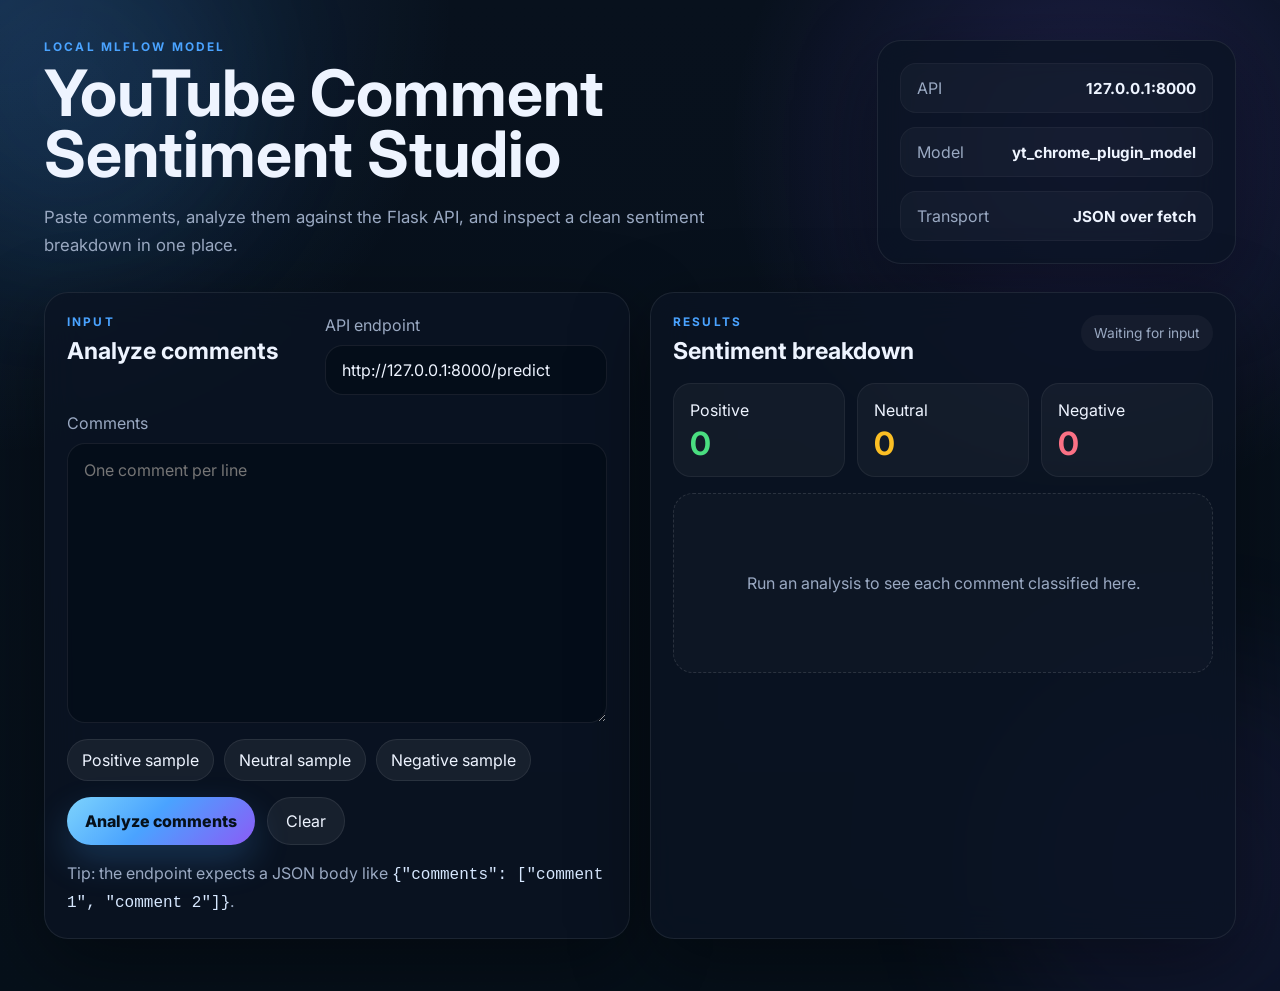
<file: frontend/index.html>
<!DOCTYPE html>
<html lang="en">
<head>
  <meta charset="UTF-8" />
  <meta name="viewport" content="width=device-width, initial-scale=1.0" />
  <title>YouTube Comment Sentiment Studio</title>
  <link rel="preconnect" href="https://fonts.googleapis.com">
  <link rel="preconnect" href="https://fonts.gstatic.com" crossorigin>
  <link href="https://fonts.googleapis.com/css2?family=Inter:wght@400;500;600;700;800&display=swap" rel="stylesheet">
  <link rel="stylesheet" href="styles.css" />
</head>
<body>
  <div class="ambient ambient-one"></div>
  <div class="ambient ambient-two"></div>

  <main class="shell">
    <section class="hero">
      <div>
        <p class="eyebrow">Local MLflow model</p>
        <h1>YouTube Comment Sentiment Studio</h1>
        <p class="lede">
          Paste comments, analyze them against the Flask API, and inspect a clean sentiment breakdown in one place.
        </p>
      </div>
      <div class="hero-card">
        <div class="stat">
          <span>API</span>
          <strong>127.0.0.1:8000</strong>
        </div>
        <div class="stat">
          <span>Model</span>
          <strong>yt_chrome_plugin_model</strong>
        </div>
        <div class="stat">
          <span>Transport</span>
          <strong>JSON over fetch</strong>
        </div>
      </div>
    </section>

    <section class="grid">
      <article class="panel input-panel">
        <div class="panel-head">
          <div>
            <p class="panel-kicker">Input</p>
            <h2>Analyze comments</h2>
          </div>
          <label class="field compact">
            <span>API endpoint</span>
            <input id="endpoint" type="text" value="http://127.0.0.1:8000/predict" />
          </label>
        </div>

        <label class="field textarea-field">
          <span>Comments</span>
          <textarea id="comments" placeholder="One comment per line"></textarea>
        </label>

        <div class="chips">
          <button class="chip" data-sample="This video is great!\nI loved the edit and pacing.">Positive sample</button>
          <button class="chip" data-sample="This video is okay.\nNothing special, but not bad either.">Neutral sample</button>
          <button class="chip" data-sample="I absolutely hate this video.\nIt wasted my time.">Negative sample</button>
        </div>

        <div class="actions">
          <button id="analyze" class="primary">Analyze comments</button>
          <button id="clear" class="secondary">Clear</button>
        </div>

        <p class="hint">
          Tip: the endpoint expects a JSON body like <code>{"comments": ["comment 1", "comment 2"]}</code>.
        </p>
      </article>

      <article class="panel results-panel">
        <div class="panel-head">
          <div>
            <p class="panel-kicker">Results</p>
            <h2>Sentiment breakdown</h2>
          </div>
          <div id="status" class="status idle">Waiting for input</div>
        </div>

        <div class="summary-grid">
          <div class="summary-card positive">
            <span>Positive</span>
            <strong id="positive-count">0</strong>
          </div>
          <div class="summary-card neutral">
            <span>Neutral</span>
            <strong id="neutral-count">0</strong>
          </div>
          <div class="summary-card negative">
            <span>Negative</span>
            <strong id="negative-count">0</strong>
          </div>
        </div>

        <div id="results" class="results empty">
          <p>Run an analysis to see each comment classified here.</p>
        </div>
      </article>
    </section>
  </main>

  <script src="app.js"></script>
</body>
</html>
</file>
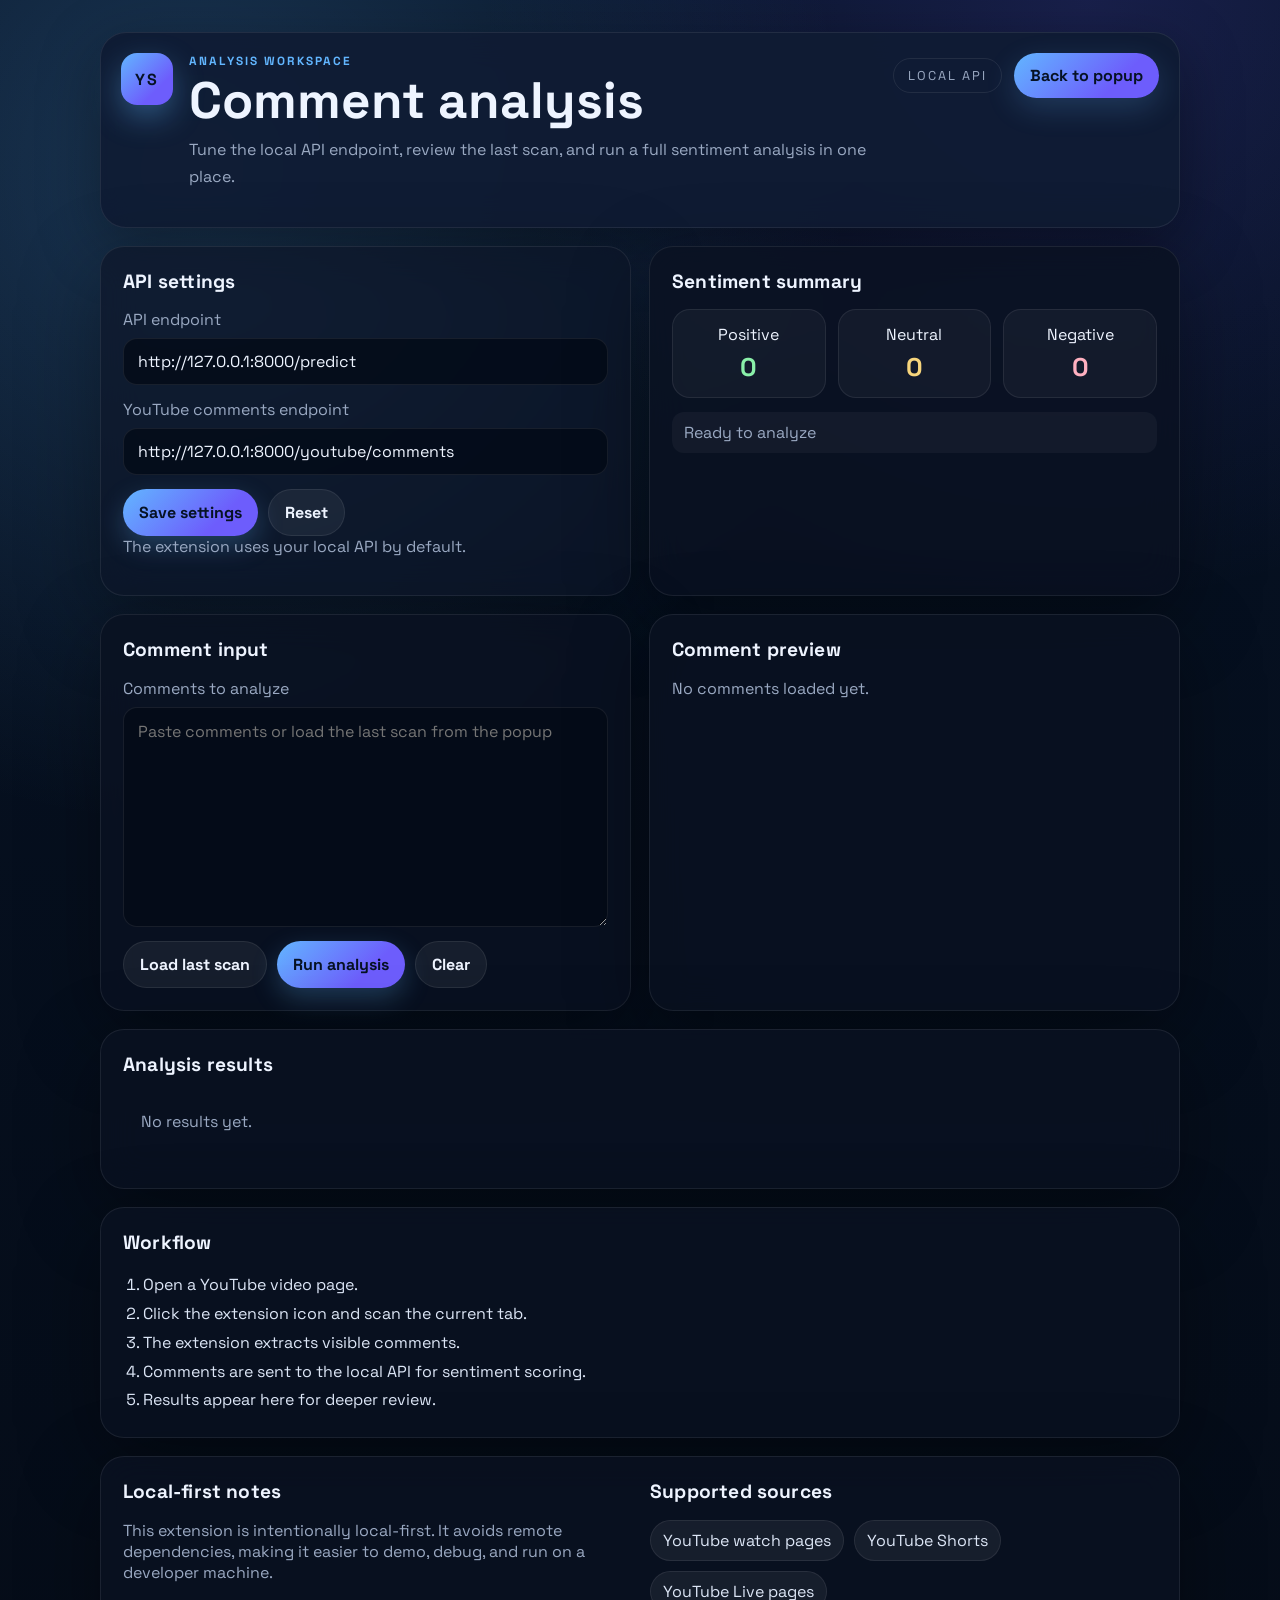
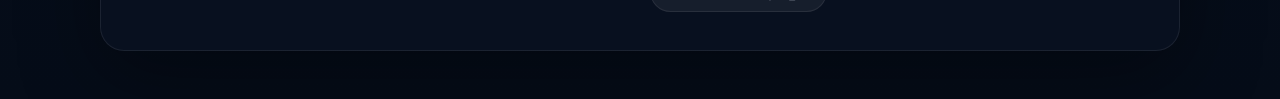
<file: chrome-extension/more.html>
<!DOCTYPE html>
<html lang="en">
<head>
  <meta charset="UTF-8" />
  <meta name="viewport" content="width=device-width, initial-scale=1.0" />
  <title>Comment Analysis - YouTube Sentiment Helper</title>
  <link rel="preconnect" href="https://fonts.googleapis.com">
  <link rel="preconnect" href="https://fonts.gstatic.com" crossorigin>
  <link href="https://fonts.googleapis.com/css2?family=Space+Grotesk:wght@400;500;600;700&family=IBM+Plex+Mono:wght@400;600&display=swap" rel="stylesheet">
  <link rel="stylesheet" href="more.css" />
</head>
<body>
  <main class="page-shell">
    <header class="page-header">
      <div class="brand">
        <span class="brand-mark">YS</span>
        <div>
          <p class="eyebrow">Analysis workspace</p>
          <h1>Comment analysis</h1>
          <p class="lede">Tune the local API endpoint, review the last scan, and run a full sentiment analysis in one place.</p>
        </div>
      </div>
      <div class="header-actions">
        <span class="pill">Local API</span>
        <a class="back-link" href="popup.html">Back to popup</a>
      </div>
    </header>

    <section class="hero-grid">
      <article class="card card-quiet">
        <h2>API settings</h2>
        <label class="field">
          <span>API endpoint</span>
          <input id="more-endpoint" type="text" value="http://127.0.0.1:8000/predict" />
        </label>
        <label class="field">
          <span>YouTube comments endpoint</span>
          <input id="comments-endpoint" type="text" value="http://127.0.0.1:8000/youtube/comments" />
        </label>
        <div class="actions">
          <button id="save-settings" class="primary" type="button">Save settings</button>
          <button id="reset-settings" class="secondary" type="button">Reset</button>
        </div>
        <p id="save-status" class="note">The extension uses your local API by default.</p>
      </article>

      <article class="card">
        <h2>Sentiment summary</h2>
        <div class="summary-grid">
          <div><span>Positive</span><strong id="positive">0</strong></div>
          <div><span>Neutral</span><strong id="neutral">0</strong></div>
          <div><span>Negative</span><strong id="negative">0</strong></div>
        </div>
        <div id="status" class="status idle">Ready to analyze</div>
      </article>
    </section>

    <section class="content-grid">
      <article class="card">
        <h2>Comment input</h2>
        <label class="field">
          <span>Comments to analyze</span>
          <textarea id="more-comments" placeholder="Paste comments or load the last scan from the popup"></textarea>
        </label>
        <div class="actions">
          <button id="load-last" class="secondary" type="button">Load last scan</button>
          <button id="analyze-comments" class="primary" type="button">Run analysis</button>
          <button id="clear-comments" class="secondary" type="button">Clear</button>
        </div>
      </article>

      <article class="card">
        <h2>Comment preview</h2>
        <div id="preview" class="preview empty"><p>No comments loaded yet.</p></div>
      </article>
    </section>

    <section class="card">
      <h2>Analysis results</h2>
      <div id="results" class="results empty"><p>No results yet.</p></div>
    </section>

    <section class="card">
      <h2>Workflow</h2>
      <ol class="steps">
        <li>Open a YouTube video page.</li>
        <li>Click the extension icon and scan the current tab.</li>
        <li>The extension extracts visible comments.</li>
        <li>Comments are sent to the local API for sentiment scoring.</li>
        <li>Results appear here for deeper review.</li>
      </ol>
    </section>

    <section class="card split">
      <div>
        <h2>Local-first notes</h2>
        <p class="note">This extension is intentionally local-first. It avoids remote dependencies, making it easier to demo, debug, and run on a developer machine.</p>
      </div>
      <div>
        <h2>Supported sources</h2>
        <ul class="pill-list">
          <li>YouTube watch pages</li>
          <li>YouTube Shorts</li>
          <li>YouTube Live pages</li>
        </ul>
      </div>
    </section>
  </main>

  <script src="more.js"></script>
</body>
</html>
</file>
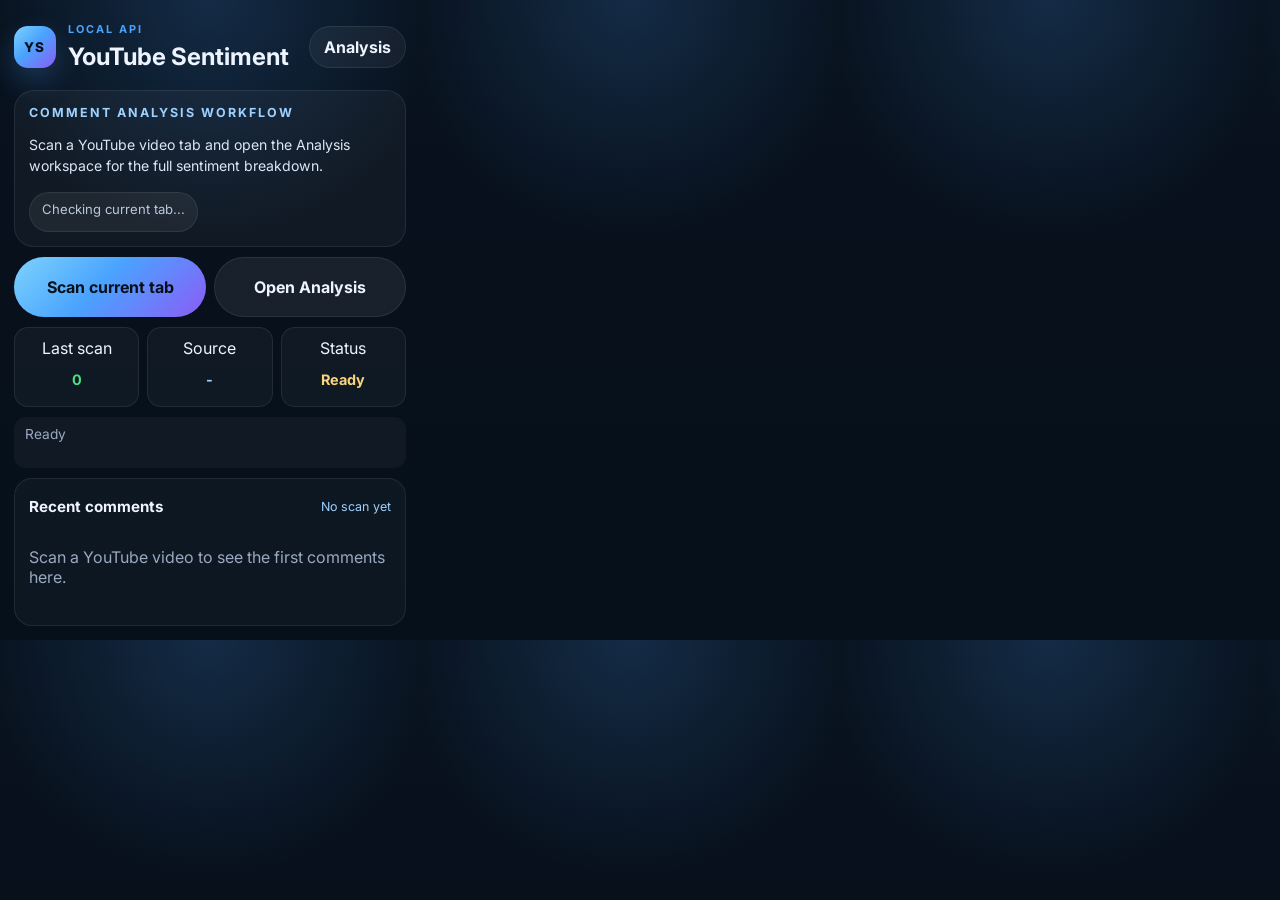
<file: chrome-extension/popup.html>
<!DOCTYPE html>
<html lang="en">
<head>
  <meta charset="UTF-8" />
  <meta name="viewport" content="width=device-width, initial-scale=1.0" />
  <title>YouTube Comment Analysis</title>
  <link rel="preconnect" href="https://fonts.googleapis.com">
  <link rel="preconnect" href="https://fonts.gstatic.com" crossorigin>
  <link href="https://fonts.googleapis.com/css2?family=Inter:wght@400;500;600;700;800&display=swap" rel="stylesheet">
  <link rel="stylesheet" href="popup.css" />
</head>
<body>
  <main class="popup-shell">
    <header class="topbar">
      <div class="brand">
        <span class="brand-mark">YS</span>
        <div>
          <p class="eyebrow">Local API</p>
          <h1>YouTube Sentiment</h1>
        </div>
      </div>
      <button id="open-more" class="link-button" type="button">Analysis</button>
    </header>

    <section class="hero-card">
      <p class="hero-label">Comment analysis workflow</p>
      <p class="hero-copy">Scan a YouTube video tab and open the Analysis workspace for the full sentiment breakdown.</p>
      <div id="tab-state" class="tab-state">Checking current tab...</div>
    </section>

    <section class="quick-actions">
      <button id="scan" class="primary" type="button">Scan current tab</button>
      <button id="open-more-2" class="secondary" type="button">Open Analysis</button>
    </section>

    <div class="summary home-summary">
      <div><span>Last scan</span><strong id="last-scan-count">0</strong></div>
      <div><span>Source</span><strong id="last-scan-source">-</strong></div>
      <div><span>Status</span><strong id="status-state">Ready</strong></div>
    </div>

    <div id="status" class="status idle">Ready</div>

    <section class="preview-card">
      <div class="preview-head">
        <h2>Recent comments</h2>
        <span id="preview-meta" class="preview-meta">No scan yet</span>
      </div>
      <div id="preview-list" class="preview-list empty">
        <p>Scan a YouTube video to see the first comments here.</p>
      </div>
    </section>
  </main>

  <script src="popup.js"></script>
</body>
</html>
</file>
<file: frontend/styles.css>
:root {
  color-scheme: dark;
  --bg: #07111f;
  --bg-alt: #0d1728;
  --panel: rgba(11, 20, 35, 0.78);
  --panel-border: rgba(255, 255, 255, 0.08);
  --text: #eef4ff;
  --muted: #9aa9c2;
  --accent: #4aa3ff;
  --accent-2: #7c5cff;
  --positive: #4ade80;
  --neutral: #fbbf24;
  --negative: #fb7185;
  --shadow: 0 24px 80px rgba(0, 0, 0, 0.4);
}

* {
  box-sizing: border-box;
}

html, body {
  margin: 0;
  min-height: 100%;
  background:
    radial-gradient(circle at top left, rgba(74, 163, 255, 0.18), transparent 28%),
    radial-gradient(circle at 85% 15%, rgba(124, 92, 255, 0.2), transparent 26%),
    linear-gradient(180deg, #08111d 0%, #06101a 100%);
  color: var(--text);
  font-family: "Inter", system-ui, sans-serif;
}

body {
  position: relative;
  overflow-x: hidden;
}

.ambient {
  position: fixed;
  inset: auto;
  border-radius: 999px;
  filter: blur(70px);
  opacity: 0.55;
  pointer-events: none;
}

.ambient-one {
  width: 340px;
  height: 340px;
  background: rgba(74, 163, 255, 0.18);
  top: -80px;
  left: -100px;
}

.ambient-two {
  width: 420px;
  height: 420px;
  background: rgba(124, 92, 255, 0.16);
  bottom: -180px;
  right: -120px;
}

.shell {
  position: relative;
  max-width: 1240px;
  margin: 0 auto;
  padding: 40px 24px 56px;
}

.hero {
  display: grid;
  grid-template-columns: minmax(0, 1.8fr) minmax(280px, 0.8fr);
  gap: 24px;
  align-items: stretch;
  margin-bottom: 28px;
}

.eyebrow, .panel-kicker {
  margin: 0 0 8px;
  text-transform: uppercase;
  letter-spacing: 0.18em;
  color: var(--accent);
  font-size: 0.74rem;
  font-weight: 700;
}

h1 {
  margin: 0;
  font-size: clamp(2.6rem, 5vw, 5rem);
  line-height: 0.96;
}

.lede {
  max-width: 62ch;
  margin: 18px 0 0;
  color: var(--muted);
  font-size: 1.05rem;
  line-height: 1.7;
}

.hero-card, .panel {
  background: var(--panel);
  border: 1px solid var(--panel-border);
  border-radius: 24px;
  box-shadow: var(--shadow);
  backdrop-filter: blur(18px);
}

.hero-card {
  padding: 22px;
  display: grid;
  gap: 14px;
  align-content: center;
}

.stat {
  display: flex;
  justify-content: space-between;
  align-items: center;
  gap: 16px;
  padding: 14px 16px;
  border-radius: 16px;
  background: rgba(255, 255, 255, 0.03);
  border: 1px solid rgba(255, 255, 255, 0.04);
}

.stat span, .field span, .hint, .status {
  color: var(--muted);
}

.stat strong {
  font-size: 0.95rem;
}

.grid {
  display: grid;
  grid-template-columns: minmax(0, 1fr) minmax(0, 1fr);
  gap: 20px;
}

.panel {
  padding: 22px;
}

.panel-head {
  display: flex;
  justify-content: space-between;
  gap: 16px;
  align-items: flex-start;
  margin-bottom: 18px;
}

.panel h2 {
  margin: 0;
  font-size: 1.45rem;
}

.field {
  display: grid;
  gap: 10px;
}

.field input, .field textarea {
  width: 100%;
  border: 1px solid rgba(255, 255, 255, 0.08);
  background: rgba(4, 12, 24, 0.72);
  color: var(--text);
  border-radius: 18px;
  padding: 14px 16px;
  font: inherit;
  outline: none;
  transition: border-color 160ms ease, transform 160ms ease, box-shadow 160ms ease;
}

.field input:focus, .field textarea:focus {
  border-color: rgba(74, 163, 255, 0.55);
  box-shadow: 0 0 0 4px rgba(74, 163, 255, 0.14);
}

.compact {
  min-width: 280px;
}

.textarea-field textarea {
  min-height: 280px;
  resize: vertical;
  line-height: 1.6;
}

.chips {
  display: flex;
  flex-wrap: wrap;
  gap: 10px;
  margin: 16px 0;
}

.chip, .primary, .secondary {
  border: 0;
  border-radius: 999px;
  cursor: pointer;
  font: inherit;
  transition: transform 160ms ease, box-shadow 160ms ease, opacity 160ms ease;
}

.chip:hover, .primary:hover, .secondary:hover {
  transform: translateY(-1px);
}

.chip {
  padding: 10px 14px;
  color: var(--text);
  background: rgba(255, 255, 255, 0.06);
  border: 1px solid rgba(255, 255, 255, 0.08);
}

.actions {
  display: flex;
  gap: 12px;
  flex-wrap: wrap;
}

.primary {
  padding: 13px 18px;
  color: #06101a;
  font-weight: 800;
  background: linear-gradient(135deg, #7dd3fc 0%, #4aa3ff 45%, #8b5cf6 100%);
  box-shadow: 0 16px 36px rgba(74, 163, 255, 0.22);
}

.secondary {
  padding: 13px 18px;
  color: var(--text);
  background: rgba(255, 255, 255, 0.06);
  border: 1px solid rgba(255, 255, 255, 0.08);
}

.hint {
  margin: 16px 0 0;
  line-height: 1.6;
}

code {
  font-family: "SFMono-Regular", Consolas, monospace;
  color: #d7e8ff;
}

.status {
  padding: 9px 12px;
  border-radius: 999px;
  font-size: 0.86rem;
  border: 1px solid transparent;
}

.status.idle {
  background: rgba(255, 255, 255, 0.04);
}

.status.loading {
  background: rgba(74, 163, 255, 0.12);
  border-color: rgba(74, 163, 255, 0.22);
  color: #9ed1ff;
}

.status.success {
  background: rgba(74, 222, 128, 0.12);
  border-color: rgba(74, 222, 128, 0.22);
  color: #9ef3bb;
}

.status.error {
  background: rgba(251, 113, 133, 0.12);
  border-color: rgba(251, 113, 133, 0.22);
  color: #ffadc0;
}

.summary-grid {
  display: grid;
  grid-template-columns: repeat(3, minmax(0, 1fr));
  gap: 12px;
  margin-bottom: 16px;
}

.summary-card {
  padding: 16px;
  border-radius: 18px;
  background: rgba(255, 255, 255, 0.04);
  border: 1px solid rgba(255, 255, 255, 0.06);
  display: grid;
  gap: 8px;
}

.summary-card strong {
  font-size: 2rem;
  line-height: 1;
}

.summary-card.positive strong { color: var(--positive); }
.summary-card.neutral strong { color: var(--neutral); }
.summary-card.negative strong { color: var(--negative); }

.results {
  display: grid;
  gap: 12px;
}

.results.empty {
  min-height: 180px;
  place-items: center;
  text-align: center;
  color: var(--muted);
  border-radius: 20px;
  border: 1px dashed rgba(255, 255, 255, 0.12);
  background: rgba(255, 255, 255, 0.02);
}

.result-item {
  padding: 16px;
  border-radius: 18px;
  background: rgba(255, 255, 255, 0.03);
  border: 1px solid rgba(255, 255, 255, 0.06);
  display: grid;
  gap: 10px;
}

.result-top {
  display: flex;
  justify-content: space-between;
  gap: 12px;
  align-items: center;
}

.sentiment-badge {
  padding: 7px 12px;
  border-radius: 999px;
  font-weight: 700;
  font-size: 0.82rem;
}

.sentiment-badge.positive {
  background: rgba(74, 222, 128, 0.14);
  color: #8af0a9;
}

.sentiment-badge.neutral {
  background: rgba(251, 191, 36, 0.14);
  color: #f7d57c;
}

.sentiment-badge.negative {
  background: rgba(251, 113, 133, 0.14);
  color: #ffb0c0;
}

.result-item p {
  margin: 0;
  color: #dce6f6;
  line-height: 1.6;
}

@media (max-width: 960px) {
  .hero, .grid {
    grid-template-columns: 1fr;
  }

  .panel-head {
    flex-direction: column;
  }

  .compact {
    min-width: 100%;
  }
}

@media (max-width: 640px) {
  .shell {
    padding-inline: 16px;
  }

  h1 {
    font-size: 2.3rem;
  }

  .summary-grid {
    grid-template-columns: 1fr;
  }
}
</file>
<file: chrome-extension/more.css>
:root, html, body {
  width: 100%;
  min-height: 100vh;
}

:root {
  color-scheme: dark;
  --bg: #061224;
  --panel: rgba(10, 18, 34, 0.82);
  --panel-strong: rgba(16, 28, 52, 0.92);
  --text: #eef4ff;
  --muted: #9aa9c2;
  --border: rgba(255, 255, 255, 0.08);
  --accent: #62b6ff;
  --accent-2: #6d5dfc;
  --glow: rgba(98, 182, 255, 0.2);
}

* {
  box-sizing: border-box;
}

body {
  margin: 0;
  width: 100%;
  min-height: 100vh;
  color: var(--text);
  background:
    radial-gradient(circle at 15% 10%, rgba(98, 182, 255, 0.22), transparent 35%),
    radial-gradient(circle at 85% 0%, rgba(109, 93, 252, 0.18), transparent 30%),
    linear-gradient(180deg, #061224 0%, #050c18 100%);
  font-family: "Space Grotesk", "IBM Plex Sans", system-ui, sans-serif;
}

.page-shell {
  max-width: 1120px;
  width: 100%;
  margin: 0 auto;
  padding: 32px 20px 48px;
  display: grid;
  gap: 18px;
}

.page-header {
  display: flex;
  justify-content: space-between;
  gap: 16px;
  align-items: flex-start;
  padding: 20px;
  border-radius: 26px;
  border: 1px solid var(--border);
  background: var(--panel-strong);
  box-shadow: 0 18px 60px rgba(0, 0, 0, 0.35);
  backdrop-filter: blur(16px);
}

.brand {
  display: flex;
  gap: 16px;
  align-items: flex-start;
}

.brand-mark {
  width: 52px;
  height: 52px;
  border-radius: 16px;
  display: grid;
  place-items: center;
  font-weight: 700;
  letter-spacing: 0.1em;
  color: #061224;
  background: linear-gradient(135deg, #62b6ff 0%, #6d5dfc 70%);
  box-shadow: 0 12px 30px rgba(98, 182, 255, 0.35);
}

.header-actions {
  display: flex;
  gap: 12px;
  align-items: center;
}

.pill {
  padding: 8px 14px;
  border-radius: 999px;
  border: 1px solid var(--border);
  color: var(--muted);
  font-size: 0.8rem;
  text-transform: uppercase;
  letter-spacing: 0.16em;
}

.eyebrow {
  margin: 0 0 8px;
  text-transform: uppercase;
  letter-spacing: 0.18em;
  color: var(--accent);
  font-size: 0.74rem;
  font-weight: 800;
}

h1, h2, p, ol, ul {
  margin-top: 0;
}

h2 {
  font-size: 1.2rem;
  letter-spacing: 0.01em;
}

h1 {
  margin-bottom: 10px;
  font-size: clamp(2.4rem, 4vw, 4.2rem);
  line-height: 0.98;
}

.lede {
  max-width: 68ch;
  color: var(--muted);
  line-height: 1.7;
}

.back-link, button {
  text-decoration: none;
  border: 0;
  border-radius: 999px;
  padding: 12px 16px;
  cursor: pointer;
  font: inherit;
  font-weight: 700;
}

.back-link {
  color: #061224;
  background: linear-gradient(135deg, #62b6ff 0%, #6d5dfc 70%);
  box-shadow: 0 10px 30px var(--glow);
}

.card {
  padding: 22px;
  border-radius: 24px;
  border: 1px solid var(--border);
  background: var(--panel);
  box-shadow: 0 24px 80px rgba(0, 0, 0, 0.36);
  backdrop-filter: blur(18px);
}

.card-quiet {
  background: rgba(14, 22, 40, 0.7);
}

.field {
  display: grid;
  gap: 8px;
  margin-bottom: 14px;
}

.field span, .note {
  color: var(--muted);
}

.field input {
  width: 100%;
  border-radius: 14px;
  border: 1px solid var(--border);
  background: rgba(4, 12, 24, 0.82);
  color: var(--text);
  padding: 12px 14px;
  font: inherit;
}

.field textarea {
  width: 100%;
  min-height: 220px;
  resize: vertical;
  border-radius: 14px;
  border: 1px solid var(--border);
  background: rgba(4, 12, 24, 0.82);
  color: var(--text);
  padding: 12px 14px;
  font: inherit;
  line-height: 1.55;
}

.actions {
  display: flex;
  gap: 10px;
  flex-wrap: wrap;
}

.summary-grid {
  display: grid;
  grid-template-columns: repeat(3, minmax(0, 1fr));
  gap: 12px;
  margin-bottom: 14px;
}

.summary-grid div {
  padding: 14px;
  border-radius: 18px;
  background: rgba(255, 255, 255, 0.04);
  border: 1px solid var(--border);
  display: grid;
  gap: 6px;
  text-align: center;
}

.summary-grid strong {
  font-size: 1.6rem;
}

.summary-grid div:nth-child(1) strong { color: #8af0a9; }
.summary-grid div:nth-child(2) strong { color: #f7d57c; }
.summary-grid div:nth-child(3) strong { color: #ffb0c0; }

.status {
  padding: 10px 12px;
  border-radius: 12px;
  background: rgba(255, 255, 255, 0.04);
  color: var(--muted);
}

.status.loading { color: #9ed1ff; }
.status.success { color: #9ef3bb; }
.status.error { color: #ffadc0; }

.results {
  display: grid;
  gap: 12px;
  grid-template-columns: repeat(2, minmax(0, 1fr));
}

.preview {
  display: grid;
  gap: 10px;
}

.preview.empty {
  color: var(--muted);
}

.preview-item {
  padding: 12px 14px;
  border-radius: 16px;
  background: rgba(255, 255, 255, 0.03);
  border: 1px solid var(--border);
  color: #dce6f6;
  line-height: 1.55;
  overflow-wrap: anywhere;
  word-break: break-word;
}

.results.empty {
  padding: 18px;
  color: var(--muted);
  grid-template-columns: 1fr;
}

.result-item {
  padding: 16px;
  border-radius: 18px;
  background: rgba(255, 255, 255, 0.03);
  border: 1px solid var(--border);
  display: grid;
  gap: 10px;
}

.result-top {
  display: flex;
  justify-content: space-between;
  gap: 10px;
  align-items: center;
  flex-wrap: wrap;
}

.sentiment-badge {
  padding: 6px 10px;
  border-radius: 999px;
  font-size: 0.8rem;
  font-weight: 800;
}

.sentiment-badge.positive {
  background: rgba(74, 222, 128, 0.14);
  color: #8af0a9;
}

.sentiment-badge.neutral {
  background: rgba(251, 191, 36, 0.14);
  color: #f7d57c;
}

.sentiment-badge.negative {
  background: rgba(251, 113, 133, 0.14);
  color: #ffb0c0;
}

.result-item p {
  margin: 0;
  color: #dce6f6;
  line-height: 1.6;
  overflow-wrap: anywhere;
  word-break: break-word;
}

.primary {
  color: #061224;
  background: linear-gradient(135deg, #62b6ff 0%, #6d5dfc 70%);
  box-shadow: 0 10px 26px rgba(98, 182, 255, 0.25);
}

.secondary {
  color: var(--text);
  background: rgba(255, 255, 255, 0.06);
  border: 1px solid var(--border);
}

.steps {
  margin-bottom: 0;
  color: #dce6f6;
  line-height: 1.8;
  padding-left: 20px;
}

.split {
  display: grid;
  grid-template-columns: repeat(2, minmax(0, 1fr));
  gap: 20px;
}

.pill-list {
  display: flex;
  flex-wrap: wrap;
  gap: 10px;
  padding: 0;
  list-style: none;
}

.pill-list li {
  padding: 9px 12px;
  border-radius: 999px;
  background: rgba(255, 255, 255, 0.06);
  border: 1px solid var(--border);
  color: #dce6f6;
}

.hero-grid {
  display: grid;
  grid-template-columns: repeat(2, minmax(0, 1fr));
  gap: 18px;
}

.content-grid {
  display: grid;
  grid-template-columns: repeat(2, minmax(0, 1fr));
  gap: 18px;
}

@media (max-width: 720px) {
  .page-header, .split {
    display: grid;
    grid-template-columns: 1fr;
  }

  .page-header {
    align-items: stretch;
  }

  .back-link {
    width: fit-content;
  }

  .results {
    grid-template-columns: 1fr;
  }

  .hero-grid,
  .content-grid {
    grid-template-columns: 1fr;
  }
}
</file>
<file: chrome-extension/popup.css>
:root, html, body {
  width: 420px;
  height: 640px;
}

:root {
  color-scheme: dark;
  --bg: #07111f;
  --panel: #0d1728;
  --text: #eef4ff;
  --muted: #9aa9c2;
  --border: rgba(255, 255, 255, 0.08);
  --positive: #4ade80;
  --neutral: #fbbf24;
  --negative: #fb7185;
}

* {
  box-sizing: border-box;
}

body {
  margin: 0;
  width: 420px;
  height: 640px;
  min-width: 420px;
  min-height: 640px;
  overflow: hidden;
  background:
    radial-gradient(circle at top, rgba(74, 163, 255, 0.18), transparent 35%),
    linear-gradient(180deg, #08111d 0%, #06101a 100%);
  color: var(--text);
  font-family: "Inter", system-ui, sans-serif;
}

.popup-shell {
  width: 420px;
  height: 640px;
  padding: 14px;
  display: grid;
  gap: 10px;
  overflow-y: auto;
}

.topbar {
  display: flex;
  justify-content: space-between;
  gap: 12px;
  align-items: center;
}

.brand {
  display: flex;
  align-items: center;
  gap: 12px;
}

.brand-mark {
  width: 42px;
  height: 42px;
  border-radius: 14px;
  display: grid;
  place-items: center;
  font-size: 0.84rem;
  font-weight: 800;
  letter-spacing: 0.08em;
  color: #06101a;
  background: linear-gradient(135deg, #7dd3fc 0%, #4aa3ff 45%, #8b5cf6 100%);
  box-shadow: 0 12px 28px rgba(74, 163, 255, 0.24);
}

.hero-card {
  padding: 14px;
  border-radius: 20px;
  border: 1px solid var(--border);
  background: rgba(255, 255, 255, 0.04);
  display: grid;
  gap: 10px;
  min-width: 0;
}

.hero-label {
  margin: 0;
  color: #9ed1ff;
  font-size: 0.78rem;
  font-weight: 700;
  text-transform: uppercase;
  letter-spacing: 0.16em;
}

.hero-copy {
  margin: 0;
  color: #dce6f6;
  line-height: 1.45;
  font-size: 0.88rem;
}

.tab-state {
  display: inline-flex;
  width: fit-content;
  padding: 8px 12px;
  border-radius: 999px;
  background: rgba(255, 255, 255, 0.06);
  border: 1px solid var(--border);
  color: #b9c7df;
  font-size: 0.82rem;
}

.quick-actions {
  display: grid;
  grid-template-columns: 1fr 1fr;
  gap: 8px;
}

.link-button {
  border: 1px solid var(--border);
  background: rgba(255, 255, 255, 0.05);
  color: var(--text);
  padding: 10px 14px;
}

.eyebrow {
  margin: 0 0 6px;
  text-transform: uppercase;
  letter-spacing: 0.18em;
  color: #4aa3ff;
  font-size: 0.68rem;
  font-weight: 700;
}

h1 {
  margin: 0;
  font-size: 1.5rem;
}

.header p {
  margin: 8px 0 0;
  color: var(--muted);
  font-size: 0.88rem;
  line-height: 1.5;
}

.status {
  color: var(--muted);
  font-size: 0.86rem;
}

button {
  border: 0;
  border-radius: 999px;
  padding: 11px 12px;
  cursor: pointer;
  font: inherit;
  font-weight: 700;
}

.primary {
  color: #06101a;
  background: linear-gradient(135deg, #7dd3fc 0%, #4aa3ff 45%, #8b5cf6 100%);
}

.secondary {
  color: var(--text);
  background: rgba(255, 255, 255, 0.07);
  border: 1px solid var(--border);
}

.home-summary {
  display: grid;
  grid-template-columns: repeat(3, minmax(0, 1fr));
  gap: 8px;
}

.home-summary div {
  padding: 10px;
  border-radius: 14px;
  background: rgba(255, 255, 255, 0.04);
  border: 1px solid var(--border);
  display: grid;
  gap: 4px;
  text-align: center;
  min-width: 0;
}

.home-summary strong {
  font-size: 0.9rem;
  overflow: hidden;
  text-overflow: ellipsis;
  white-space: nowrap;
}

.home-summary div:nth-child(1) strong { color: var(--positive); }
.home-summary div:nth-child(2) strong { color: #9ed1ff; }
.home-summary div:nth-child(3) strong { color: #f7d57c; }

.preview-card {
  padding: 14px;
  border-radius: 18px;
  background: rgba(255, 255, 255, 0.03);
  border: 1px solid var(--border);
  display: grid;
  gap: 10px;
  min-width: 0;
}

.preview-head {
  display: flex;
  justify-content: space-between;
  gap: 10px;
  align-items: center;
}

.preview-head h2 {
  margin: 0;
  font-size: 0.95rem;
}

.preview-meta {
  color: #9ed1ff;
  font-size: 0.78rem;
}

.preview-list {
  display: grid;
  gap: 8px;
}

.preview-list.empty {
  color: var(--muted);
}

.preview-item {
  padding: 10px 12px;
  border-radius: 14px;
  background: rgba(4, 12, 24, 0.72);
  border: 1px solid var(--border);
  color: #dce6f6;
  line-height: 1.45;
  font-size: 0.86rem;
  overflow-wrap: anywhere;
  word-break: break-word;
}

.status {
  padding: 9px 11px;
  border-radius: 12px;
  background: rgba(255, 255, 255, 0.04);
}

.status.loading {
  color: #9ed1ff;
}

.status.success {
  color: #9ef3bb;
}

.status.error {
  color: #ffadc0;
}

@media (max-width: 520px) {
  body {
    width: 420px;
    height: 640px;
  }

  .quick-actions {
    grid-template-columns: 1fr;
  }

  .topbar {
    align-items: flex-start;
    flex-direction: column;
  }
}
</file>
